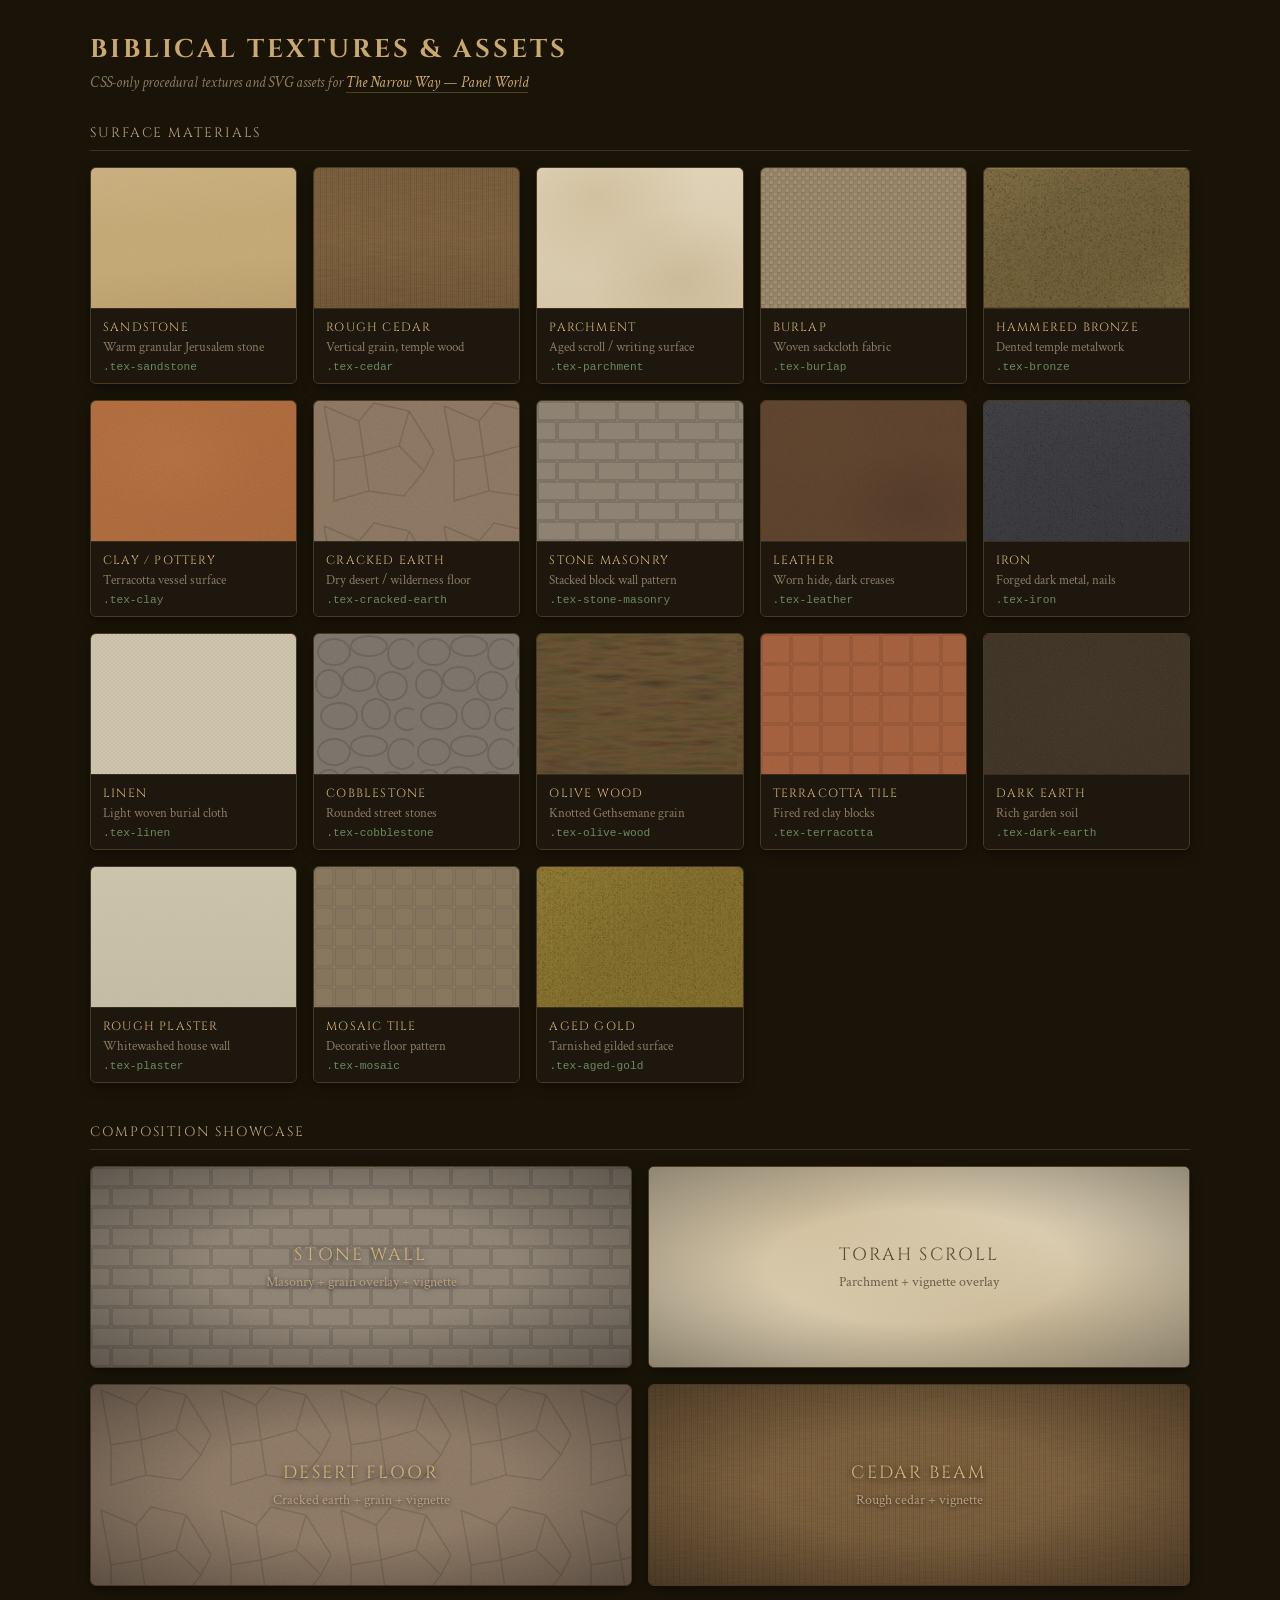
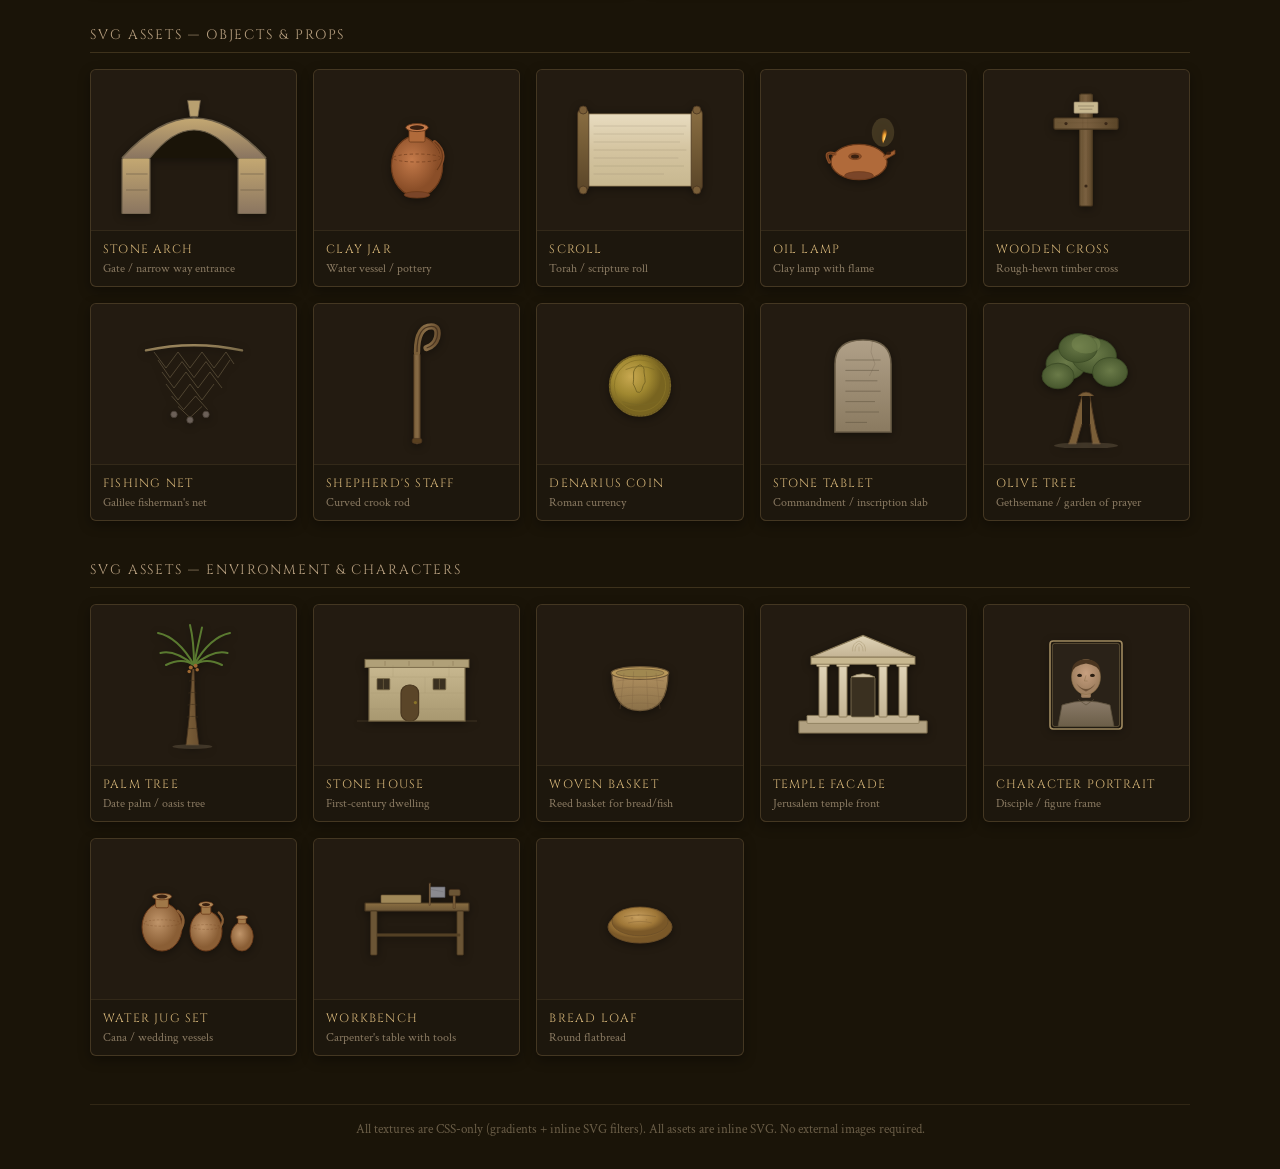
<file: textures.html>
<!DOCTYPE html>
<html lang="en">
<head>
  <meta charset="UTF-8" />
  <title>Biblical Textures — Asset Gallery</title>
  <link rel="stylesheet" href="textures.css" />
  <style>
    @import url('https://fonts.googleapis.com/css2?family=Cinzel:wght@400;600;700&family=Crimson+Text:ital,wght@0,400;0,600;1,400&display=swap');

    *, *::before, *::after { box-sizing: border-box; }

    body {
      margin: 0;
      font-family: 'Crimson Text', Georgia, serif;
      background: #1a1408;
      color: #e0d4c0;
      min-height: 100vh;
      padding: 32px 24px;
    }

    .page-header {
      max-width: 1100px;
      margin: 0 auto 32px;
    }
    .page-header h1 {
      font-family: 'Cinzel', Georgia, serif;
      font-size: 1.6rem;
      color: #c9a96e;
      letter-spacing: 0.12em;
      text-transform: uppercase;
      margin: 0 0 6px;
    }
    .page-header p {
      color: #8a7a62;
      font-size: 0.95rem;
      margin: 0;
      font-style: italic;
    }
    .page-header a {
      color: #c9a96e;
      text-decoration: none;
      border-bottom: 1px solid rgba(201,169,110,0.3);
    }
    .page-header a:hover { border-bottom-color: #c9a96e; }

    /* ── Section ── */
    .section {
      max-width: 1100px;
      margin: 0 auto 40px;
    }
    .section-title {
      font-family: 'Cinzel', Georgia, serif;
      font-size: 0.85rem;
      color: #b8a080;
      letter-spacing: 0.14em;
      text-transform: uppercase;
      margin: 0 0 16px;
      padding-bottom: 8px;
      border-bottom: 1px solid rgba(166,138,90,0.25);
    }

    /* ── Grid ── */
    .grid {
      display: grid;
      grid-template-columns: repeat(auto-fill, minmax(200px, 1fr));
      gap: 16px;
    }

    /* ── Texture card ── */
    .tex-card {
      position: relative;
      border-radius: 6px;
      overflow: hidden;
      border: 1px solid rgba(140,115,75,0.4);
      box-shadow: 0 4px 12px rgba(0,0,0,0.4);
      transition: transform 0.2s ease, box-shadow 0.2s ease;
    }
    .tex-card:hover {
      transform: translateY(-3px);
      box-shadow: 0 8px 24px rgba(0,0,0,0.5);
    }

    .tex-swatch {
      height: 140px;
      position: relative;
    }

    .tex-info {
      background: rgba(30, 24, 15, 0.95);
      padding: 10px 12px;
      border-top: 1px solid rgba(140,115,75,0.25);
    }
    .tex-name {
      font-family: 'Cinzel', Georgia, serif;
      font-size: 0.75rem;
      color: #d4b478;
      letter-spacing: 0.1em;
      text-transform: uppercase;
      margin: 0 0 4px;
    }
    .tex-desc {
      font-size: 0.8rem;
      color: #8a7a62;
      margin: 0;
      line-height: 1.4;
    }
    .tex-class {
      font-family: 'Courier New', monospace;
      font-size: 0.7rem;
      color: #6b8a5e;
      margin-top: 4px;
      display: block;
    }

    /* ── Large showcase panels ── */
    .showcase {
      display: grid;
      grid-template-columns: 1fr 1fr;
      gap: 16px;
      margin-top: 16px;
    }
    .showcase-panel {
      position: relative;
      border-radius: 6px;
      overflow: hidden;
      border: 1px solid rgba(140,115,75,0.4);
      box-shadow: 0 4px 12px rgba(0,0,0,0.4);
    }
    .showcase-swatch {
      height: 200px;
      position: relative;
      display: flex;
      align-items: center;
      justify-content: center;
    }

    /* ── SVG Asset previews ── */
    .asset-grid {
      display: grid;
      grid-template-columns: repeat(auto-fill, minmax(180px, 1fr));
      gap: 16px;
    }
    .asset-card {
      background: rgba(30, 24, 15, 0.9);
      border: 1px solid rgba(140,115,75,0.35);
      border-radius: 6px;
      overflow: hidden;
      box-shadow: 0 4px 12px rgba(0,0,0,0.35);
      transition: transform 0.2s ease;
    }
    .asset-card:hover { transform: translateY(-2px); }
    .asset-preview {
      height: 160px;
      display: flex;
      align-items: center;
      justify-content: center;
      background: rgba(42, 33, 22, 0.5);
      padding: 16px;
    }
    .asset-preview svg {
      max-width: 100%;
      max-height: 100%;
      filter: drop-shadow(0 2px 4px rgba(0,0,0,0.4));
    }
    .asset-info {
      padding: 10px 12px;
      border-top: 1px solid rgba(140,115,75,0.2);
    }
    .asset-name {
      font-family: 'Cinzel', Georgia, serif;
      font-size: 0.75rem;
      color: #d4b478;
      letter-spacing: 0.1em;
      text-transform: uppercase;
      margin: 0 0 3px;
    }
    .asset-desc {
      font-size: 0.78rem;
      color: #8a7a62;
      margin: 0;
    }

    /* ── Footer ── */
    .footer {
      max-width: 1100px;
      margin: 48px auto 0;
      padding-top: 16px;
      border-top: 1px solid rgba(140,115,75,0.2);
      font-size: 0.8rem;
      color: #6b5e48;
      text-align: center;
    }
  </style>
</head>
<body>

<div class="page-header">
  <h1>Biblical Textures &amp; Assets</h1>
  <p>CSS-only procedural textures and SVG assets for <a href="index.html">The Narrow Way — Panel World</a></p>
</div>

<!-- ═══════════════════════════════════════════
     TEXTURES — Surface Materials
     ═══════════════════════════════════════════ -->

<div class="section">
  <div class="section-title">Surface Materials</div>
  <div class="grid" id="texture-grid"></div>
</div>

<!-- ═══════════════════════════════════════════
     SHOWCASE — Large Composition Panels
     ═══════════════════════════════════════════ -->

<div class="section">
  <div class="section-title">Composition Showcase</div>
  <div class="showcase">
    <div class="showcase-panel">
      <div class="showcase-swatch tex-stone-masonry tex-overlay-grain tex-overlay-vignette" style="position:relative;">
        <div style="text-align:center;z-index:1;padding:20px;">
          <div style="font-family:'Cinzel',serif;font-size:1.1rem;color:#d4b478;letter-spacing:0.12em;text-transform:uppercase;text-shadow:0 2px 6px rgba(0,0,0,0.8);">Stone Wall</div>
          <div style="font-size:0.85rem;color:#b8a080;margin-top:6px;text-shadow:0 1px 4px rgba(0,0,0,0.7);">Masonry + grain overlay + vignette</div>
        </div>
      </div>
    </div>
    <div class="showcase-panel">
      <div class="showcase-swatch tex-parchment tex-overlay-vignette" style="position:relative;">
        <div style="text-align:center;z-index:1;padding:20px;">
          <div style="font-family:'Cinzel',serif;font-size:1.1rem;color:#5a4832;letter-spacing:0.12em;text-transform:uppercase;">Torah Scroll</div>
          <div style="font-size:0.85rem;color:#6b5e48;margin-top:6px;">Parchment + vignette overlay</div>
        </div>
      </div>
    </div>
    <div class="showcase-panel">
      <div class="showcase-swatch tex-cracked-earth tex-overlay-grain tex-overlay-vignette" style="position:relative;">
        <div style="text-align:center;z-index:1;padding:20px;">
          <div style="font-family:'Cinzel',serif;font-size:1.1rem;color:#d4b478;letter-spacing:0.12em;text-transform:uppercase;text-shadow:0 2px 6px rgba(0,0,0,0.8);">Desert Floor</div>
          <div style="font-size:0.85rem;color:#b8a080;margin-top:6px;text-shadow:0 1px 4px rgba(0,0,0,0.7);">Cracked earth + grain + vignette</div>
        </div>
      </div>
    </div>
    <div class="showcase-panel">
      <div class="showcase-swatch tex-cedar tex-overlay-vignette" style="position:relative;">
        <div style="text-align:center;z-index:1;padding:20px;">
          <div style="font-family:'Cinzel',serif;font-size:1.1rem;color:#d4b478;letter-spacing:0.12em;text-transform:uppercase;text-shadow:0 2px 6px rgba(0,0,0,0.8);">Cedar Beam</div>
          <div style="font-size:0.85rem;color:#b8a080;margin-top:6px;text-shadow:0 1px 4px rgba(0,0,0,0.7);">Rough cedar + vignette</div>
        </div>
      </div>
    </div>
  </div>
</div>

<!-- ═══════════════════════════════════════════
     SVG ASSETS — Inline vector objects
     ═══════════════════════════════════════════ -->

<div class="section">
  <div class="section-title">SVG Assets — Objects &amp; Props</div>
  <div class="asset-grid" id="asset-grid"></div>
</div>

<div class="section">
  <div class="section-title">SVG Assets — Environment &amp; Characters</div>
  <div class="asset-grid" id="env-grid"></div>
</div>

<div class="footer">
  All textures are CSS-only (gradients + inline SVG filters). All assets are inline SVG. No external images required.
</div>

<script>
  // ── Texture definitions ──
  const textures = [
    { cls: "tex-sandstone",     name: "Sandstone",       desc: "Warm granular Jerusalem stone" },
    { cls: "tex-cedar",         name: "Rough Cedar",     desc: "Vertical grain, temple wood" },
    { cls: "tex-parchment",     name: "Parchment",       desc: "Aged scroll / writing surface" },
    { cls: "tex-burlap",        name: "Burlap",          desc: "Woven sackcloth fabric" },
    { cls: "tex-bronze",        name: "Hammered Bronze",     desc: "Dented temple metalwork" },
    { cls: "tex-clay",          name: "Clay / Pottery",  desc: "Terracotta vessel surface" },
    { cls: "tex-cracked-earth", name: "Cracked Earth",   desc: "Dry desert / wilderness floor" },
    { cls: "tex-stone-masonry", name: "Stone Masonry",   desc: "Stacked block wall pattern" },
    { cls: "tex-leather",       name: "Leather",         desc: "Worn hide, dark creases" },
    { cls: "tex-iron",          name: "Iron",            desc: "Forged dark metal, nails" },
    { cls: "tex-linen",         name: "Linen",           desc: "Light woven burial cloth" },
    { cls: "tex-cobblestone",   name: "Cobblestone",     desc: "Rounded street stones" },
    { cls: "tex-olive-wood",    name: "Olive Wood",      desc: "Knotted Gethsemane grain" },
    { cls: "tex-terracotta",    name: "Terracotta Tile", desc: "Fired red clay blocks" },
    { cls: "tex-dark-earth",    name: "Dark Earth",      desc: "Rich garden soil" },
    { cls: "tex-plaster",       name: "Rough Plaster",   desc: "Whitewashed house wall" },
    { cls: "tex-mosaic",        name: "Mosaic Tile",     desc: "Decorative floor pattern" },
    { cls: "tex-aged-gold",     name: "Aged Gold",       desc: "Tarnished gilded surface" }
  ];

  const grid = document.getElementById("texture-grid");
  textures.forEach(t => {
    grid.innerHTML += `
      <div class="tex-card">
        <div class="tex-swatch ${t.cls}"></div>
        <div class="tex-info">
          <div class="tex-name">${t.name}</div>
          <div class="tex-desc">${t.desc}</div>
          <span class="tex-class">.${t.cls}</span>
        </div>
      </div>
    `;
  });

  // ── SVG Asset definitions ──
  const assets = [
    {
      name: "Stone Arch",
      desc: "Gate / narrow way entrance",
      svg: `<svg viewBox="0 0 200 160" width="160" height="128">
        <defs>
          <linearGradient id="stoneG" x1="0" y1="0" x2="0" y2="1">
            <stop offset="0%" stop-color="#c4a872"/>
            <stop offset="100%" stop-color="#8a7560"/>
          </linearGradient>
        </defs>
        <rect x="10" y="90" width="35" height="70" rx="2" fill="url(#stoneG)" stroke="#6b5e48" stroke-width="1.5"/>
        <rect x="155" y="90" width="35" height="70" rx="2" fill="url(#stoneG)" stroke="#6b5e48" stroke-width="1.5"/>
        <path d="M10 90 Q100 -10 190 90" fill="url(#stoneG)" stroke="#6b5e48" stroke-width="2"/>
        <path d="M45 90 Q100 20 155 90" fill="#1a1408" stroke="#6b5e48" stroke-width="1.5"/>
        <!-- keystone -->
        <path d="M92 18 L108 18 L105 38 L95 38 Z" fill="#b8a070" stroke="#6b5e48" stroke-width="1"/>
        <!-- block lines -->
        <line x1="15" y1="110" x2="42" y2="110" stroke="#6b5e48" stroke-width="0.8"/>
        <line x1="15" y1="130" x2="42" y2="130" stroke="#6b5e48" stroke-width="0.8"/>
        <line x1="158" y1="110" x2="187" y2="110" stroke="#6b5e48" stroke-width="0.8"/>
        <line x1="158" y1="130" x2="187" y2="130" stroke="#6b5e48" stroke-width="0.8"/>
      </svg>`
    },
    {
      name: "Clay Jar",
      desc: "Water vessel / pottery",
      svg: `<svg viewBox="0 0 100 140" width="80" height="112">
        <defs>
          <radialGradient id="clayG" cx="40%" cy="40%">
            <stop offset="0%" stop-color="#c47a4a"/>
            <stop offset="100%" stop-color="#8a4e28"/>
          </radialGradient>
        </defs>
        <!-- body -->
        <ellipse cx="50" cy="90" rx="32" ry="38" fill="url(#clayG)" stroke="#6b3a1a" stroke-width="1.5"/>
        <!-- neck -->
        <rect x="40" y="42" width="20" height="18" rx="2" fill="#b06a3a" stroke="#6b3a1a" stroke-width="1"/>
        <!-- rim -->
        <ellipse cx="50" cy="42" rx="14" ry="5" fill="#c47a4a" stroke="#6b3a1a" stroke-width="1.2"/>
        <!-- opening -->
        <ellipse cx="50" cy="42" rx="9" ry="3" fill="#3a2010"/>
        <!-- handle -->
        <path d="M72 60 Q90 75 75 95" fill="none" stroke="#8a4e28" stroke-width="5" stroke-linecap="round"/>
        <path d="M72 60 Q90 75 75 95" fill="none" stroke="#6b3a1a" stroke-width="1.5"/>
        <!-- band decoration -->
        <ellipse cx="50" cy="80" rx="30" ry="5" fill="none" stroke="#6b3a1a" stroke-width="0.8" stroke-dasharray="4,3"/>
        <!-- base -->
        <ellipse cx="50" cy="126" rx="16" ry="4" fill="#7a4528" stroke="#6b3a1a" stroke-width="1"/>
      </svg>`
    },
    {
      name: "Scroll",
      desc: "Torah / scripture roll",
      svg: `<svg viewBox="0 0 200 120" width="160" height="96">
        <defs>
          <linearGradient id="parchG" x1="0" y1="0" x2="0" y2="1">
            <stop offset="0%" stop-color="#e8dcc0"/>
            <stop offset="50%" stop-color="#d4c4a0"/>
            <stop offset="100%" stop-color="#c8b890"/>
          </linearGradient>
          <linearGradient id="rodG" x1="0" y1="0" x2="0" y2="1">
            <stop offset="0%" stop-color="#8a6e42"/>
            <stop offset="100%" stop-color="#5a4528"/>
          </linearGradient>
        </defs>
        <!-- parchment body -->
        <rect x="30" y="15" width="140" height="90" rx="2" fill="url(#parchG)" stroke="#a08a60" stroke-width="1"/>
        <!-- text lines -->
        <g stroke="#8a7a62" stroke-width="0.6" opacity="0.5">
          <line x1="42" y1="30" x2="158" y2="30"/>
          <line x1="42" y1="40" x2="155" y2="40"/>
          <line x1="42" y1="50" x2="150" y2="50"/>
          <line x1="42" y1="60" x2="158" y2="60"/>
          <line x1="42" y1="70" x2="148" y2="70"/>
          <line x1="42" y1="80" x2="155" y2="80"/>
          <line x1="42" y1="90" x2="130" y2="90"/>
        </g>
        <!-- left rod -->
        <rect x="22" y="8" width="14" height="104" rx="7" fill="url(#rodG)" stroke="#4a3520" stroke-width="1"/>
        <circle cx="29" cy="10" r="5" fill="#7a5e38" stroke="#4a3520" stroke-width="1"/>
        <circle cx="29" cy="110" r="5" fill="#7a5e38" stroke="#4a3520" stroke-width="1"/>
        <!-- right rod -->
        <rect x="164" y="8" width="14" height="104" rx="7" fill="url(#rodG)" stroke="#4a3520" stroke-width="1"/>
        <circle cx="171" cy="10" r="5" fill="#7a5e38" stroke="#4a3520" stroke-width="1"/>
        <circle cx="171" cy="110" r="5" fill="#7a5e38" stroke="#4a3520" stroke-width="1"/>
      </svg>`
    },
    {
      name: "Oil Lamp",
      desc: "Clay lamp with flame",
      svg: `<svg viewBox="0 0 120 100" width="96" height="80">
        <defs>
          <radialGradient id="flameG" cx="50%" cy="80%">
            <stop offset="0%" stop-color="#ffe080"/>
            <stop offset="50%" stop-color="#f0a030"/>
            <stop offset="100%" stop-color="#c06010" stop-opacity="0"/>
          </radialGradient>
        </defs>
        <!-- flame glow -->
        <ellipse cx="85" cy="28" rx="14" ry="18" fill="#ffe080" opacity="0.15"/>
        <!-- flame -->
        <path d="M85 42 Q80 30 85 15 Q88 25 92 18 Q90 32 85 42Z" fill="url(#flameG)"/>
        <!-- lamp body -->
        <ellipse cx="55" cy="65" rx="35" ry="22" fill="#b06a3a" stroke="#6b3a1a" stroke-width="1.5"/>
        <!-- spout -->
        <path d="M85 58 L100 50 L100 55 L88 62" fill="#a05e30" stroke="#6b3a1a" stroke-width="1"/>
        <!-- wick hole -->
        <ellipse cx="92" cy="54" rx="3" ry="2" fill="#3a2010"/>
        <!-- fill hole -->
        <ellipse cx="50" cy="58" rx="8" ry="4" fill="#8a4e28" stroke="#6b3a1a" stroke-width="0.8"/>
        <ellipse cx="50" cy="58" rx="5" ry="2.5" fill="#3a2010"/>
        <!-- handle -->
        <path d="M25 55 Q10 50 18 65" fill="none" stroke="#8a4e28" stroke-width="4" stroke-linecap="round"/>
        <path d="M25 55 Q10 50 18 65" fill="none" stroke="#6b3a1a" stroke-width="1.2"/>
        <!-- base -->
        <ellipse cx="55" cy="82" rx="18" ry="5" fill="#7a4528" stroke="#6b3a1a" stroke-width="0.8"/>
      </svg>`
    },
    {
      name: "Wooden Cross",
      desc: "Rough-hewn timber cross",
      svg: `<svg viewBox="0 0 100 150" width="80" height="120">
        <defs>
          <linearGradient id="woodCG" x1="0" y1="0" x2="1" y2="0">
            <stop offset="0%" stop-color="#6b5535"/>
            <stop offset="50%" stop-color="#7a6040"/>
            <stop offset="100%" stop-color="#5a4528"/>
          </linearGradient>
        </defs>
        <!-- vertical beam -->
        <rect x="42" y="5" width="16" height="140" rx="2" fill="url(#woodCG)" stroke="#4a3820" stroke-width="1.5"/>
        <!-- horizontal beam -->
        <rect x="10" y="35" width="80" height="14" rx="2" fill="url(#woodCG)" stroke="#4a3820" stroke-width="1.5"/>
        <!-- wood grain -->
        <line x1="46" y1="8" x2="46" y2="142" stroke="#5a4528" stroke-width="0.5" opacity="0.4"/>
        <line x1="52" y1="8" x2="52" y2="142" stroke="#5a4528" stroke-width="0.5" opacity="0.3"/>
        <line x1="14" y1="41" x2="86" y2="41" stroke="#5a4528" stroke-width="0.5" opacity="0.4"/>
        <!-- nail marks -->
        <circle cx="25" cy="42" r="2" fill="#3a2818"/>
        <circle cx="75" cy="42" r="2" fill="#3a2818"/>
        <circle cx="50" cy="120" r="2" fill="#3a2818"/>
        <!-- sign -->
        <rect x="35" y="15" width="30" height="14" rx="1" fill="#c8b890" stroke="#8a7a60" stroke-width="0.8"/>
        <line x1="40" y1="20" x2="60" y2="20" stroke="#6b5e48" stroke-width="0.6"/>
        <line x1="42" y1="24" x2="58" y2="24" stroke="#6b5e48" stroke-width="0.6"/>
      </svg>`
    },
    {
      name: "Fishing Net",
      desc: "Galilee fisherman's net",
      svg: `<svg viewBox="0 0 140 100" width="112" height="80">
        <defs>
          <linearGradient id="netRopeG" x1="0" y1="0" x2="1" y2="1">
            <stop offset="0%" stop-color="#a08a60"/>
            <stop offset="100%" stop-color="#7a6a48"/>
          </linearGradient>
        </defs>
        <!-- net mesh -->
        <g stroke="#8a7a5a" stroke-width="0.8" fill="none" opacity="0.7">
          <path d="M20 10 L35 30 L50 10 L65 30 L80 10 L95 30 L110 10 L120 25"/>
          <path d="M25 20 L40 42 L55 22 L70 42 L85 22 L100 42 L115 20"/>
          <path d="M30 35 L45 55 L60 35 L75 55 L90 35 L105 55"/>
          <path d="M35 50 L50 70 L65 50 L80 70 L95 50"/>
          <path d="M42 65 L57 82 L72 65 L87 82"/>
          <path d="M50 78 L65 92 L80 78"/>
        </g>
        <!-- top rope -->
        <path d="M10 8 Q70 -5 130 8" fill="none" stroke="url(#netRopeG)" stroke-width="3" stroke-linecap="round"/>
        <!-- weights -->
        <circle cx="45" cy="88" r="4" fill="#6b6058" stroke="#4a4038" stroke-width="1"/>
        <circle cx="65" cy="95" r="4" fill="#6b6058" stroke="#4a4038" stroke-width="1"/>
        <circle cx="85" cy="88" r="4" fill="#6b6058" stroke="#4a4038" stroke-width="1"/>
      </svg>`
    },
    {
      name: "Shepherd's Staff",
      desc: "Curved crook rod",
      svg: `<svg viewBox="0 0 60 160" width="48" height="128">
        <defs>
          <linearGradient id="staffG" x1="0" y1="0" x2="1" y2="0">
            <stop offset="0%" stop-color="#7a5e38"/>
            <stop offset="50%" stop-color="#8a6e48"/>
            <stop offset="100%" stop-color="#6b5030"/>
          </linearGradient>
        </defs>
        <!-- shaft -->
        <rect x="26" y="40" width="8" height="115" rx="4" fill="url(#staffG)" stroke="#4a3520" stroke-width="1"/>
        <!-- crook -->
        <path d="M30 40 Q30 8 48 8 Q58 8 55 22 Q52 32 42 35" fill="none" stroke="url(#staffG)" stroke-width="8" stroke-linecap="round"/>
        <path d="M30 40 Q30 8 48 8 Q58 8 55 22 Q52 32 42 35" fill="none" stroke="#4a3520" stroke-width="1.5"/>
        <!-- wood grain -->
        <line x1="29" y1="50" x2="29" y2="150" stroke="#5a4528" stroke-width="0.4" opacity="0.4"/>
        <!-- tip -->
        <rect x="24" y="148" width="12" height="6" rx="2" fill="#5a4020" stroke="#4a3520" stroke-width="0.8"/>
      </svg>`
    },
    {
      name: "Denarius Coin",
      desc: "Roman currency",
      svg: `<svg viewBox="0 0 100 100" width="80" height="80">
        <defs>
          <radialGradient id="coinG" cx="35%" cy="35%">
            <stop offset="0%" stop-color="#c8a850"/>
            <stop offset="60%" stop-color="#a08830"/>
            <stop offset="100%" stop-color="#786420"/>
          </radialGradient>
        </defs>
        <!-- coin body -->
        <circle cx="50" cy="52" r="38" fill="url(#coinG)" stroke="#6b5820" stroke-width="2"/>
        <!-- inner ring -->
        <circle cx="50" cy="52" r="32" fill="none" stroke="#8a7428" stroke-width="1"/>
        <!-- profile (simplified) -->
        <path d="M42 35 Q44 28 50 26 Q56 28 55 35 L56 42 Q58 48 54 52 L52 58 Q50 62 46 60 L44 55 Q40 50 42 44 Z" fill="none" stroke="#7a6825" stroke-width="1.2"/>
        <!-- text suggestion -->
        <path d="M28 72 Q50 80 72 72" fill="none" stroke="#7a6825" stroke-width="0.8"/>
        <path d="M32 32 Q50 24 68 32" fill="none" stroke="#7a6825" stroke-width="0.8"/>
        <!-- edge -->
        <circle cx="50" cy="52" r="38" fill="none" stroke="#9a8838" stroke-width="0.5" stroke-dasharray="2,2"/>
      </svg>`
    },
    {
      name: "Stone Tablet",
      desc: "Commandment / inscription slab",
      svg: `<svg viewBox="0 0 100 130" width="80" height="104">
        <defs>
          <linearGradient id="tabletG" x1="0" y1="0" x2="0" y2="1">
            <stop offset="0%" stop-color="#b0a088"/>
            <stop offset="100%" stop-color="#8a7a60"/>
          </linearGradient>
        </defs>
        <!-- tablet shape (rounded top) -->
        <path d="M15 40 Q15 10 50 10 Q85 10 85 40 L85 125 L15 125 Z" fill="url(#tabletG)" stroke="#6b5e48" stroke-width="2"/>
        <!-- carved text lines -->
        <g stroke="#5a4e3a" stroke-width="1" opacity="0.6">
          <line x1="28" y1="35" x2="72" y2="35"/>
          <line x1="28" y1="48" x2="70" y2="48"/>
          <line x1="28" y1="61" x2="68" y2="61"/>
          <line x1="28" y1="74" x2="72" y2="74"/>
          <line x1="28" y1="87" x2="65" y2="87"/>
          <line x1="28" y1="100" x2="70" y2="100"/>
          <line x1="28" y1="113" x2="55" y2="113"/>
        </g>
        <!-- crack -->
        <path d="M62 10 L60 25 L65 40 L58 55" fill="none" stroke="#5a4e3a" stroke-width="0.6" opacity="0.4"/>
      </svg>`
    },
    {
      name: "Olive Tree",
      desc: "Gethsemane / garden of prayer",
      svg: `<svg viewBox="0 0 140 160" width="112" height="128">
        <defs>
          <radialGradient id="foliageG" cx="50%" cy="45%">
            <stop offset="0%" stop-color="#6a7a48"/>
            <stop offset="100%" stop-color="#4a5a30"/>
          </radialGradient>
        </defs>
        <!-- trunk -->
        <path d="M65 95 Q60 110 55 130 Q52 145 48 155 L58 155 Q62 140 65 130" fill="#7a5e38" stroke="#4a3520" stroke-width="1.2"/>
        <path d="M75 95 Q78 115 82 135 Q85 148 88 155 L78 155 Q76 140 75 130" fill="#7a5e38" stroke="#4a3520" stroke-width="1.2"/>
        <!-- trunk connector -->
        <path d="M60 95 Q70 85 80 95" fill="#7a5e38" stroke="#4a3520" stroke-width="1"/>
        <!-- canopy clusters -->
        <ellipse cx="45" cy="55" rx="25" ry="20" fill="url(#foliageG)" stroke="#3a4a25" stroke-width="1"/>
        <ellipse cx="80" cy="45" rx="28" ry="22" fill="url(#foliageG)" stroke="#3a4a25" stroke-width="1"/>
        <ellipse cx="100" cy="65" rx="22" ry="18" fill="url(#foliageG)" stroke="#3a4a25" stroke-width="1"/>
        <ellipse cx="60" cy="35" rx="24" ry="18" fill="url(#foliageG)" stroke="#3a4a25" stroke-width="1"/>
        <ellipse cx="35" cy="70" rx="20" ry="16" fill="url(#foliageG)" stroke="#3a4a25" stroke-width="1"/>
        <!-- highlight leaves -->
        <ellipse cx="70" cy="30" rx="18" ry="12" fill="#7a8a52" opacity="0.5"/>
        <!-- ground -->
        <ellipse cx="70" cy="157" rx="40" ry="4" fill="#8a7a60" opacity="0.3"/>
      </svg>`
    },
    {
      name: "Palm Tree",
      desc: "Date palm / oasis tree",
      svg: `<svg viewBox="0 0 100 160" width="80" height="128">
        <defs>
          <linearGradient id="palmTrunkG" x1="0" y1="0" x2="1" y2="0">
            <stop offset="0%" stop-color="#7a5e38"/>
            <stop offset="100%" stop-color="#6b5030"/>
          </linearGradient>
        </defs>
        <!-- trunk -->
        <path d="M48 60 Q46 90 44 120 Q42 140 40 155 L56 155 Q54 140 52 120 Q51 90 50 60" fill="url(#palmTrunkG)" stroke="#4a3520" stroke-width="1"/>
        <!-- trunk rings -->
        <g stroke="#5a4528" stroke-width="0.8" opacity="0.5">
          <path d="M44 75 Q49 73 52 75"/><path d="M43 90 Q49 88 53 90"/>
          <path d="M42 105 Q49 103 54 105"/><path d="M41 120 Q49 118 55 120"/>
          <path d="M41 135 Q49 133 55 135"/>
        </g>
        <!-- fronds -->
        <g fill="none" stroke="#5a7a30" stroke-width="2.5" stroke-linecap="round">
          <path d="M50 55 Q30 20 5 15"/>
          <path d="M50 55 Q25 35 8 40"/>
          <path d="M50 55 Q70 20 95 15"/>
          <path d="M50 55 Q75 35 92 40"/>
          <path d="M50 55 Q50 25 45 5"/>
          <path d="M50 55 Q55 30 60 8"/>
          <path d="M50 55 Q35 45 15 55"/>
          <path d="M50 55 Q65 45 85 55"/>
        </g>
        <!-- dates cluster -->
        <g fill="#a06830">
          <circle cx="46" cy="58" r="2.5"/><circle cx="52" cy="56" r="2.5"/>
          <circle cx="44" cy="63" r="2.2"/><circle cx="54" cy="61" r="2.2"/>
        </g>
        <ellipse cx="48" cy="157" rx="25" ry="3" fill="#8a7a60" opacity="0.3"/>
      </svg>`
    },
    {
      name: "Stone House",
      desc: "First-century dwelling",
      svg: `<svg viewBox="0 0 160 120" width="128" height="96">
        <defs>
          <linearGradient id="houseWallG" x1="0" y1="0" x2="0" y2="1">
            <stop offset="0%" stop-color="#c8b890"/>
            <stop offset="100%" stop-color="#a89870"/>
          </linearGradient>
        </defs>
        <!-- main wall -->
        <rect x="20" y="35" width="120" height="70" fill="url(#houseWallG)" stroke="#7a6a48" stroke-width="1.5"/>
        <!-- flat roof with parapet -->
        <rect x="15" y="28" width="130" height="10" fill="#b0a078" stroke="#7a6a48" stroke-width="1.2"/>
        <!-- roof beams showing -->
        <g stroke="#6b5535" stroke-width="1" opacity="0.4">
          <line x1="40" y1="30" x2="40" y2="36"/><line x1="70" y1="30" x2="70" y2="36"/>
          <line x1="100" y1="30" x2="100" y2="36"/><line x1="125" y1="30" x2="125" y2="36"/>
        </g>
        <!-- door -->
        <rect x="60" y="60" width="22" height="45" rx="10" fill="#5a4528" stroke="#4a3820" stroke-width="1.5"/>
        <circle cx="78" cy="82" r="2" fill="#8a7428"/>
        <!-- windows -->
        <rect x="30" y="52" width="16" height="14" rx="1" fill="#3a3020" stroke="#7a6a48" stroke-width="1"/>
        <line x1="38" y1="52" x2="38" y2="66" stroke="#7a6a48" stroke-width="0.8"/>
        <rect x="100" y="52" width="16" height="14" rx="1" fill="#3a3020" stroke="#7a6a48" stroke-width="1"/>
        <line x1="108" y1="52" x2="108" y2="66" stroke="#7a6a48" stroke-width="0.8"/>
        <!-- masonry lines -->
        <g stroke="#8a7a58" stroke-width="0.5" opacity="0.35">
          <line x1="22" y1="50" x2="140" y2="50"/>
          <line x1="22" y1="70" x2="58" y2="70"/><line x1="84" y1="70" x2="140" y2="70"/>
          <line x1="22" y1="90" x2="58" y2="90"/><line x1="84" y1="90" x2="140" y2="90"/>
          <line x1="50" y1="35" x2="50" y2="50"/><line x1="90" y1="50" x2="90" y2="70"/>
          <line x1="120" y1="35" x2="120" y2="50"/>
        </g>
        <!-- ground -->
        <line x1="5" y1="105" x2="155" y2="105" stroke="#7a6a48" stroke-width="1" opacity="0.4"/>
      </svg>`
    },
    {
      name: "Woven Basket",
      desc: "Reed basket for bread/fish",
      svg: `<svg viewBox="0 0 100 80" width="80" height="64">
        <defs>
          <linearGradient id="basketG" x1="0" y1="0" x2="0" y2="1">
            <stop offset="0%" stop-color="#b09060"/>
            <stop offset="100%" stop-color="#8a7048"/>
          </linearGradient>
        </defs>
        <!-- basket body -->
        <path d="M15 25 Q15 72 50 72 Q85 72 85 25" fill="url(#basketG)" stroke="#6b5535" stroke-width="1.5"/>
        <!-- rim -->
        <ellipse cx="50" cy="25" rx="36" ry="8" fill="#b8985a" stroke="#6b5535" stroke-width="1.5"/>
        <ellipse cx="50" cy="25" rx="30" ry="5" fill="#a08850" stroke="#6b5535" stroke-width="0.8"/>
        <!-- weave pattern -->
        <g stroke="#7a6040" stroke-width="0.7" fill="none" opacity="0.5">
          <path d="M20 35 Q50 30 80 35"/><path d="M18 45 Q50 40 82 45"/>
          <path d="M20 55 Q50 50 80 55"/><path d="M25 65 Q50 60 75 65"/>
          <line x1="30" y1="25" x2="25" y2="70"/><line x1="42" y1="23" x2="40" y2="72"/>
          <line x1="58" y1="23" x2="60" y2="72"/><line x1="70" y1="25" x2="75" y2="70"/>
        </g>
      </svg>`
    },
    {
      name: "Temple Facade",
      desc: "Jerusalem temple front",
      svg: `<svg viewBox="0 0 180 140" width="144" height="112">
        <defs>
          <linearGradient id="templeG" x1="0" y1="0" x2="0" y2="1">
            <stop offset="0%" stop-color="#e0d4b8"/>
            <stop offset="100%" stop-color="#c4b494"/>
          </linearGradient>
        </defs>
        <!-- base platform -->
        <rect x="10" y="115" width="160" height="15" rx="1" fill="#b0a080" stroke="#8a7a58" stroke-width="1.5"/>
        <rect x="20" y="108" width="140" height="10" rx="1" fill="#c4b494" stroke="#8a7a58" stroke-width="1"/>
        <!-- columns -->
        <g fill="url(#templeG)" stroke="#8a7a58" stroke-width="1.2">
          <rect x="35" y="45" width="10" height="65" rx="1"/>
          <rect x="60" y="45" width="10" height="65" rx="1"/>
          <rect x="110" y="45" width="10" height="65" rx="1"/>
          <rect x="135" y="45" width="10" height="65" rx="1"/>
        </g>
        <!-- column capitals -->
        <g fill="#d4c4a0" stroke="#8a7a58" stroke-width="0.8">
          <rect x="32" y="42" width="16" height="5" rx="1"/>
          <rect x="57" y="42" width="16" height="5" rx="1"/>
          <rect x="107" y="42" width="16" height="5" rx="1"/>
          <rect x="132" y="42" width="16" height="5" rx="1"/>
        </g>
        <!-- architrave -->
        <rect x="25" y="35" width="130" height="9" fill="#c8b890" stroke="#8a7a58" stroke-width="1.2"/>
        <!-- pediment (triangle) -->
        <path d="M25 35 L90 8 L155 35 Z" fill="url(#templeG)" stroke="#8a7a58" stroke-width="1.5"/>
        <!-- inner entrance -->
        <rect x="75" y="60" width="30" height="50" rx="2" fill="#3a3020" stroke="#8a7a58" stroke-width="1"/>
        <path d="M75 60 Q90 52 105 60" fill="url(#templeG)" stroke="#8a7a58" stroke-width="1"/>
        <!-- menorah suggestion in pediment -->
        <g stroke="#a09068" stroke-width="1" fill="none" opacity="0.5">
          <path d="M85 28 L85 22 M80 28 Q80 20 85 18 M90 28 Q90 20 85 18 M77 28 Q76 18 85 15 M93 28 Q94 18 85 15"/>
        </g>
      </svg>`
    },
    {
      name: "Character Portrait",
      desc: "Disciple / figure frame",
      svg: `<svg viewBox="0 0 100 120" width="80" height="96">
        <defs>
          <radialGradient id="skinG" cx="50%" cy="40%">
            <stop offset="0%" stop-color="#c8a080"/>
            <stop offset="100%" stop-color="#a08060"/>
          </radialGradient>
          <linearGradient id="robeG" x1="0" y1="0" x2="0" y2="1">
            <stop offset="0%" stop-color="#8a7a68"/>
            <stop offset="100%" stop-color="#6b5e48"/>
          </linearGradient>
        </defs>
        <!-- frame border -->
        <rect x="5" y="5" width="90" height="110" rx="4" fill="none" stroke="#a08a60" stroke-width="2"/>
        <rect x="8" y="8" width="84" height="104" rx="3" fill="#2a2218" stroke="#7a6a48" stroke-width="0.8"/>
        <!-- shoulders / robe -->
        <path d="M20 85 Q50 75 80 85 L85 112 L15 112 Z" fill="url(#robeG)" stroke="#5a4e3a" stroke-width="1"/>
        <!-- neck -->
        <rect x="44" y="62" width="12" height="14" rx="2" fill="url(#skinG)"/>
        <!-- head -->
        <ellipse cx="50" cy="50" rx="18" ry="22" fill="url(#skinG)" stroke="#8a6e48" stroke-width="0.8"/>
        <!-- hair -->
        <path d="M32 45 Q32 28 50 28 Q68 28 68 45 Q65 35 50 33 Q35 35 32 45" fill="#4a3520"/>
        <!-- beard -->
        <path d="M38 58 Q50 72 62 58 Q58 65 50 68 Q42 65 38 58" fill="#5a4028" opacity="0.7"/>
        <!-- eyes -->
        <ellipse cx="42" cy="48" rx="3" ry="2" fill="#2a1e12"/>
        <ellipse cx="58" cy="48" rx="3" ry="2" fill="#2a1e12"/>
        <!-- nose -->
        <path d="M50 48 L48 55 L52 55" fill="none" stroke="#8a6e48" stroke-width="0.6"/>
        <!-- robe neckline -->
        <path d="M40 78 L50 85 L60 78" fill="none" stroke="#5a4e3a" stroke-width="0.8"/>
      </svg>`
    },
    {
      name: "Water Jug Set",
      desc: "Cana / wedding vessels",
      svg: `<svg viewBox="0 0 160 100" width="128" height="80">
        <defs>
          <radialGradient id="jugG" cx="40%" cy="40%">
            <stop offset="0%" stop-color="#c0956a"/>
            <stop offset="100%" stop-color="#8a5e35"/>
          </radialGradient>
        </defs>
        <!-- large jug -->
        <ellipse cx="40" cy="60" rx="25" ry="30" fill="url(#jugG)" stroke="#6b3a1a" stroke-width="1.2"/>
        <rect x="32" y="22" width="16" height="14" rx="2" fill="#a07848" stroke="#6b3a1a" stroke-width="1"/>
        <ellipse cx="40" cy="22" rx="12" ry="4" fill="#b08858" stroke="#6b3a1a" stroke-width="1"/>
        <ellipse cx="40" cy="22" rx="7" ry="2.5" fill="#3a2010"/>
        <!-- medium jug -->
        <ellipse cx="95" cy="65" rx="20" ry="25" fill="url(#jugG)" stroke="#6b3a1a" stroke-width="1.2"/>
        <rect x="89" y="32" width="12" height="12" rx="2" fill="#a07848" stroke="#6b3a1a" stroke-width="1"/>
        <ellipse cx="95" cy="32" rx="9" ry="3.5" fill="#b08858" stroke="#6b3a1a" stroke-width="0.8"/>
        <ellipse cx="95" cy="32" rx="5" ry="2" fill="#3a2010"/>
        <!-- small jug -->
        <ellipse cx="140" cy="72" rx="14" ry="18" fill="url(#jugG)" stroke="#6b3a1a" stroke-width="1"/>
        <rect x="135" y="48" width="10" height="8" rx="1.5" fill="#a07848" stroke="#6b3a1a" stroke-width="0.8"/>
        <ellipse cx="140" cy="48" rx="7" ry="2.5" fill="#b08858" stroke="#6b3a1a" stroke-width="0.8"/>
        <!-- handles -->
        <path d="M60 40 Q72 50 62 65" fill="none" stroke="#8a5e35" stroke-width="3.5" stroke-linecap="round"/>
        <path d="M111 42 Q120 50 113 60" fill="none" stroke="#8a5e35" stroke-width="3" stroke-linecap="round"/>
        <!-- decorative bands -->
        <ellipse cx="40" cy="55" rx="23" ry="4" fill="none" stroke="#6b3a1a" stroke-width="0.6" stroke-dasharray="3,2" opacity="0.5"/>
        <ellipse cx="95" cy="60" rx="18" ry="3" fill="none" stroke="#6b3a1a" stroke-width="0.6" stroke-dasharray="3,2" opacity="0.5"/>
      </svg>`
    },
    {
      name: "Workbench",
      desc: "Carpenter's table with tools",
      svg: `<svg viewBox="0 0 160 110" width="128" height="88">
        <defs>
          <linearGradient id="benchG" x1="0" y1="0" x2="0" y2="1">
            <stop offset="0%" stop-color="#8a6e42"/>
            <stop offset="100%" stop-color="#6b5535"/>
          </linearGradient>
        </defs>
        <!-- tabletop -->
        <rect x="15" y="35" width="130" height="10" rx="1" fill="url(#benchG)" stroke="#4a3820" stroke-width="1.5"/>
        <!-- legs -->
        <rect x="22" y="45" width="8" height="55" rx="1" fill="#6b5535" stroke="#4a3820" stroke-width="1"/>
        <rect x="130" y="45" width="8" height="55" rx="1" fill="#6b5535" stroke="#4a3820" stroke-width="1"/>
        <!-- cross brace -->
        <line x1="30" y1="75" x2="134" y2="75" stroke="#5a4528" stroke-width="4"/>
        <line x1="30" y1="75" x2="134" y2="75" stroke="#4a3820" stroke-width="1"/>
        <!-- plank on top -->
        <rect x="35" y="25" width="50" height="10" rx="1" fill="#a08858" stroke="#6b5535" stroke-width="0.8"/>
        <!-- saw -->
        <rect x="95" y="10" width="2" height="28" fill="#7a6040" stroke="#4a3520" stroke-width="0.5"/>
        <path d="M97 15 L115 15 L115 28 L97 28" fill="#8a8a90" stroke="#5a5a62" stroke-width="0.8"/>
        <line x1="97" y1="18" x2="113" y2="21" stroke="#6a6a72" stroke-width="0.5"/>
        <!-- mallet -->
        <rect x="125" y="22" width="3" height="20" rx="1" fill="#7a5e38" stroke="#4a3520" stroke-width="0.5"/>
        <rect x="120" y="18" width="14" height="8" rx="2" fill="#6b5535" stroke="#4a3520" stroke-width="0.8"/>
      </svg>`
    },
    {
      name: "Bread Loaf",
      desc: "Round flatbread",
      svg: `<svg viewBox="0 0 100 70" width="80" height="56">
        <defs>
          <radialGradient id="breadG" cx="45%" cy="35%">
            <stop offset="0%" stop-color="#c8a060"/>
            <stop offset="70%" stop-color="#a07838"/>
            <stop offset="100%" stop-color="#7a5828"/>
          </radialGradient>
        </defs>
        <!-- loaf -->
        <ellipse cx="50" cy="45" rx="40" ry="20" fill="url(#breadG)" stroke="#6b4e28" stroke-width="1.2"/>
        <!-- top dome -->
        <ellipse cx="50" cy="38" rx="35" ry="18" fill="url(#breadG)" stroke="#6b4e28" stroke-width="1"/>
        <!-- score marks -->
        <path d="M30 32 Q50 28 70 32" fill="none" stroke="#8a6838" stroke-width="0.8"/>
        <path d="M35 40 Q50 36 65 40" fill="none" stroke="#8a6838" stroke-width="0.6"/>
        <!-- crust spots -->
        <circle cx="40" cy="34" r="1.5" fill="#8a6838" opacity="0.3"/>
        <circle cx="58" cy="36" r="1" fill="#8a6838" opacity="0.3"/>
        <circle cx="48" cy="30" r="1.2" fill="#8a6838" opacity="0.25"/>
      </svg>`
    }
  ];

  // Split assets: first 10 are objects, rest are environment/characters
  const objectAssets = assets.slice(0, 10);
  const envAssets = assets.slice(10);

  const assetGrid = document.getElementById("asset-grid");
  objectAssets.forEach(a => {
    assetGrid.innerHTML += `
      <div class="asset-card">
        <div class="asset-preview">${a.svg}</div>
        <div class="asset-info">
          <div class="asset-name">${a.name}</div>
          <div class="asset-desc">${a.desc}</div>
        </div>
      </div>
    `;
  });

  const envGrid = document.getElementById("env-grid");
  envAssets.forEach(a => {
    envGrid.innerHTML += `
      <div class="asset-card">
        <div class="asset-preview">${a.svg}</div>
        <div class="asset-info">
          <div class="asset-name">${a.name}</div>
          <div class="asset-desc">${a.desc}</div>
        </div>
      </div>
    `;
  });
</script>

</body>
</html>
</file>
<file: textures.css>
/*
 * Biblical Textures — CSS-only procedural texture library
 * Materials: sandstone, rough cedar, parchment, burlap/linen,
 *            hammered bronze, clay/pottery, cracked earth,
 *            stone masonry, leather, iron
 *
 * Usage: apply as background to any element, e.g.:
 *   <div class="tex-sandstone">...</div>
 *
 * Each texture uses only CSS gradients and inline SVG data-URIs,
 * so no external image files are needed.
 */

/* ─────────────────────────────────────────────
   1. SANDSTONE — warm, granular, subtle cracks
   ───────────────────────────────────────────── */
.tex-sandstone {
  background-color: #c4a872;
  background-image:
    url("data:image/svg+xml,%3Csvg xmlns='http://www.w3.org/2000/svg' width='200' height='200'%3E%3Cfilter id='n'%3E%3CfeTurbulence type='fractalNoise' baseFrequency='0.8' numOctaves='4' stitchTiles='stitch'/%3E%3C/filter%3E%3Crect width='200' height='200' filter='url(%23n)' opacity='0.12'/%3E%3C/svg%3E"),
    linear-gradient(175deg, rgba(210,185,140,0.4) 0%, transparent 40%),
    linear-gradient(355deg, rgba(160,130,80,0.3) 0%, transparent 35%);
}

/* ─────────────────────────────────────────────
   2. ROUGH CEDAR — vertical grain lines
   ───────────────────────────────────────────── */
.tex-cedar {
  background-color: #7a5c38;
  background-image:
    url("data:image/svg+xml,%3Csvg xmlns='http://www.w3.org/2000/svg' width='6' height='120'%3E%3Crect x='0' y='0' width='1' height='120' fill='rgba(50,35,18,0.15)'/%3E%3Crect x='2' y='0' width='1' height='120' fill='rgba(100,75,45,0.1)'/%3E%3Crect x='4' y='0' width='1' height='120' fill='rgba(50,35,18,0.08)'/%3E%3C/svg%3E"),
    url("data:image/svg+xml,%3Csvg xmlns='http://www.w3.org/2000/svg' width='200' height='200'%3E%3Cfilter id='n'%3E%3CfeTurbulence type='fractalNoise' baseFrequency='0.04 0.8' numOctaves='3' stitchTiles='stitch'/%3E%3C/filter%3E%3Crect width='200' height='200' filter='url(%23n)' opacity='0.1'/%3E%3C/svg%3E"),
    linear-gradient(180deg, rgba(100,75,45,0.2) 0%, transparent 50%, rgba(60,42,22,0.2) 100%);
}

/* ─────────────────────────────────────────────
   3. PARCHMENT / SCROLL — aged paper, warm
   ───────────────────────────────────────────── */
.tex-parchment {
  background-color: #ddd0b5;
  background-image:
    url("data:image/svg+xml,%3Csvg xmlns='http://www.w3.org/2000/svg' width='200' height='200'%3E%3Cfilter id='n'%3E%3CfeTurbulence type='fractalNoise' baseFrequency='0.65' numOctaves='5' stitchTiles='stitch'/%3E%3C/filter%3E%3Crect width='200' height='200' filter='url(%23n)' opacity='0.06'/%3E%3C/svg%3E"),
    radial-gradient(ellipse at 30% 20%, rgba(180,155,110,0.3) 0%, transparent 50%),
    radial-gradient(ellipse at 70% 80%, rgba(165,140,95,0.25) 0%, transparent 45%),
    linear-gradient(to bottom, rgba(230,215,185,0.4), rgba(200,180,140,0.3));
  color: #3d3224;
}

/* ─────────────────────────────────────────────
   4. BURLAP / SACKCLOTH — woven grid pattern
   ───────────────────────────────────────────── */
.tex-burlap {
  background-color: #9e8b6e;
  background-image:
    url("data:image/svg+xml,%3Csvg xmlns='http://www.w3.org/2000/svg' width='8' height='8'%3E%3Crect x='0' y='0' width='4' height='4' fill='rgba(80,65,42,0.15)'/%3E%3Crect x='4' y='4' width='4' height='4' fill='rgba(80,65,42,0.15)'/%3E%3Crect x='0' y='0' width='1' height='8' fill='rgba(60,48,30,0.1)'/%3E%3Crect x='0' y='0' width='8' height='1' fill='rgba(60,48,30,0.1)'/%3E%3Crect x='4' y='0' width='1' height='8' fill='rgba(60,48,30,0.08)'/%3E%3Crect x='0' y='4' width='8' height='1' fill='rgba(60,48,30,0.08)'/%3E%3C/svg%3E"),
    url("data:image/svg+xml,%3Csvg xmlns='http://www.w3.org/2000/svg' width='200' height='200'%3E%3Cfilter id='n'%3E%3CfeTurbulence type='fractalNoise' baseFrequency='1.2' numOctaves='2' stitchTiles='stitch'/%3E%3C/filter%3E%3Crect width='200' height='200' filter='url(%23n)' opacity='0.08'/%3E%3C/svg%3E");
}

/* ─────────────────────────────────────────────
   5. HAMMERED BRONZE — metallic, dented
   ───────────────────────────────────────────── */
.tex-bronze {
  background-color: #7a6840;
  background-image:
    url("data:image/svg+xml,%3Csvg xmlns='http://www.w3.org/2000/svg' width='200' height='200'%3E%3Cfilter id='n'%3E%3CfeTurbulence type='turbulence' baseFrequency='0.35' numOctaves='4' stitchTiles='stitch'/%3E%3CfeComponentTransfer%3E%3CfeFuncR type='linear' slope='0.15'/%3E%3CfeFuncG type='linear' slope='0.12'/%3E%3CfeFuncB type='linear' slope='0.05'/%3E%3C/feComponentTransfer%3E%3C/filter%3E%3Crect width='200' height='200' filter='url(%23n)' opacity='0.6'/%3E%3C/svg%3E"),
    linear-gradient(145deg, rgba(180,155,90,0.25) 0%, transparent 30%, rgba(100,80,40,0.2) 70%, rgba(160,135,80,0.15) 100%);
  box-shadow: inset 0 1px 0 rgba(210,185,120,0.2), inset 0 -1px 0 rgba(40,30,15,0.3);
}

/* ─────────────────────────────────────────────
   6. CLAY / POTTERY — terracotta, warm red-orange
   ───────────────────────────────────────────── */
.tex-clay {
  background-color: #b06a3a;
  background-image:
    url("data:image/svg+xml,%3Csvg xmlns='http://www.w3.org/2000/svg' width='200' height='200'%3E%3Cfilter id='n'%3E%3CfeTurbulence type='fractalNoise' baseFrequency='0.5' numOctaves='4' stitchTiles='stitch'/%3E%3C/filter%3E%3Crect width='200' height='200' filter='url(%23n)' opacity='0.1'/%3E%3C/svg%3E"),
    radial-gradient(ellipse at 40% 40%, rgba(190,120,70,0.3) 0%, transparent 50%),
    linear-gradient(to bottom right, rgba(180,100,55,0.2), rgba(140,75,35,0.2));
}

/* ─────────────────────────────────────────────
   7. CRACKED EARTH — dry, fractured desert
   ───────────────────────────────────────────── */
.tex-cracked-earth {
  background-color: #8a7560;
  background-image:
    url("data:image/svg+xml,%3Csvg xmlns='http://www.w3.org/2000/svg' width='120' height='120' viewBox='0 0 120 120'%3E%3Cpath d='M10 5 L45 20 L60 2 M45 20 L50 55 L20 60 L10 5 M50 55 L85 45 L95 10 L60 2 M50 55 L55 90 L20 100 L20 60 M85 45 L110 70 L90 95 L55 90 L50 55 M110 70 L120 50 L95 10' fill='none' stroke='rgba(50,40,28,0.2)' stroke-width='1.5'/%3E%3C/svg%3E"),
    url("data:image/svg+xml,%3Csvg xmlns='http://www.w3.org/2000/svg' width='200' height='200'%3E%3Cfilter id='n'%3E%3CfeTurbulence type='fractalNoise' baseFrequency='0.4' numOctaves='3' stitchTiles='stitch'/%3E%3C/filter%3E%3Crect width='200' height='200' filter='url(%23n)' opacity='0.08'/%3E%3C/svg%3E");
}

/* ─────────────────────────────────────────────
   8. STONE MASONRY — stacked block pattern
   ───────────────────────────────────────────── */
.tex-stone-masonry {
  background-color: #8c8070;
  background-image:
    url("data:image/svg+xml,%3Csvg xmlns='http://www.w3.org/2000/svg' width='80' height='40'%3E%3Crect x='1' y='1' width='38' height='18' rx='1' fill='none' stroke='rgba(50,45,38,0.25)' stroke-width='1.5'/%3E%3Crect x='41' y='1' width='38' height='18' rx='1' fill='none' stroke='rgba(50,45,38,0.25)' stroke-width='1.5'/%3E%3Crect x='21' y='21' width='38' height='18' rx='1' fill='none' stroke='rgba(50,45,38,0.25)' stroke-width='1.5'/%3E%3Crect x='-19' y='21' width='38' height='18' rx='1' fill='none' stroke='rgba(50,45,38,0.25)' stroke-width='1.5'/%3E%3Crect x='61' y='21' width='38' height='18' rx='1' fill='none' stroke='rgba(50,45,38,0.25)' stroke-width='1.5'/%3E%3C/svg%3E"),
    url("data:image/svg+xml,%3Csvg xmlns='http://www.w3.org/2000/svg' width='200' height='200'%3E%3Cfilter id='n'%3E%3CfeTurbulence type='fractalNoise' baseFrequency='0.6' numOctaves='3' stitchTiles='stitch'/%3E%3C/filter%3E%3Crect width='200' height='200' filter='url(%23n)' opacity='0.08'/%3E%3C/svg%3E");
}

/* ─────────────────────────────────────────────
   9. LEATHER — dark, worn, subtle creases
   ───────────────────────────────────────────── */
.tex-leather {
  background-color: #5a3e28;
  background-image:
    url("data:image/svg+xml,%3Csvg xmlns='http://www.w3.org/2000/svg' width='200' height='200'%3E%3Cfilter id='n'%3E%3CfeTurbulence type='fractalNoise' baseFrequency='1.5' numOctaves='4' stitchTiles='stitch'/%3E%3C/filter%3E%3Crect width='200' height='200' filter='url(%23n)' opacity='0.07'/%3E%3C/svg%3E"),
    radial-gradient(ellipse at 25% 25%, rgba(100,70,45,0.25) 0%, transparent 50%),
    radial-gradient(ellipse at 75% 75%, rgba(60,40,25,0.3) 0%, transparent 40%);
  color: #d4c4a8;
}

/* ─────────────────────────────────────────────
   10. IRON / DARK METAL — forged, cold
   ───────────────────────────────────────────── */
.tex-iron {
  background-color: #3e3e42;
  background-image:
    url("data:image/svg+xml,%3Csvg xmlns='http://www.w3.org/2000/svg' width='200' height='200'%3E%3Cfilter id='n'%3E%3CfeTurbulence type='turbulence' baseFrequency='0.5' numOctaves='5' stitchTiles='stitch'/%3E%3CfeComponentTransfer%3E%3CfeFuncR type='linear' slope='0.08'/%3E%3CfeFuncG type='linear' slope='0.08'/%3E%3CfeFuncB type='linear' slope='0.1'/%3E%3C/feComponentTransfer%3E%3C/filter%3E%3Crect width='200' height='200' filter='url(%23n)' opacity='0.5'/%3E%3C/svg%3E"),
    linear-gradient(160deg, rgba(80,80,85,0.2) 0%, transparent 40%, rgba(30,30,35,0.15) 100%);
  color: #c8c8cc;
}

/* ─────────────────────────────────────────────
   11. LINEN — light woven fabric
   ───────────────────────────────────────────── */
.tex-linen {
  background-color: #cfc5ae;
  background-image:
    url("data:image/svg+xml,%3Csvg xmlns='http://www.w3.org/2000/svg' width='4' height='4'%3E%3Crect x='0' y='0' width='2' height='2' fill='rgba(160,145,115,0.12)'/%3E%3Crect x='2' y='2' width='2' height='2' fill='rgba(160,145,115,0.12)'/%3E%3C/svg%3E"),
    url("data:image/svg+xml,%3Csvg xmlns='http://www.w3.org/2000/svg' width='200' height='200'%3E%3Cfilter id='n'%3E%3CfeTurbulence type='fractalNoise' baseFrequency='2' numOctaves='2' stitchTiles='stitch'/%3E%3C/filter%3E%3Crect width='200' height='200' filter='url(%23n)' opacity='0.04'/%3E%3C/svg%3E");
  color: #3d3224;
}

/* ─────────────────────────────────────────────
   12. COBBLESTONE — rounded irregular stones
   ───────────────────────────────────────────── */
.tex-cobblestone {
  background-color: #7a7268;
  background-image:
    url("data:image/svg+xml,%3Csvg xmlns='http://www.w3.org/2000/svg' width='100' height='100' viewBox='0 0 100 100'%3E%3Cellipse cx='20' cy='18' rx='16' ry='13' fill='none' stroke='rgba(45,40,35,0.2)' stroke-width='2'/%3E%3Cellipse cx='55' cy='12' rx='18' ry='10' fill='none' stroke='rgba(45,40,35,0.2)' stroke-width='2'/%3E%3Cellipse cx='88' cy='20' rx='14' ry='15' fill='none' stroke='rgba(45,40,35,0.2)' stroke-width='2'/%3E%3Cellipse cx='15' cy='50' rx='13' ry='14' fill='none' stroke='rgba(45,40,35,0.2)' stroke-width='2'/%3E%3Cellipse cx='45' cy='45' rx='16' ry='12' fill='none' stroke='rgba(45,40,35,0.2)' stroke-width='2'/%3E%3Cellipse cx='78' cy='52' rx='15' ry='14' fill='none' stroke='rgba(45,40,35,0.2)' stroke-width='2'/%3E%3Cellipse cx='25' cy='82' rx='18' ry='13' fill='none' stroke='rgba(45,40,35,0.2)' stroke-width='2'/%3E%3Cellipse cx='62' cy='80' rx='14' ry='15' fill='none' stroke='rgba(45,40,35,0.2)' stroke-width='2'/%3E%3Cellipse cx='93' cy='85' rx='12' ry='11' fill='none' stroke='rgba(45,40,35,0.2)' stroke-width='2'/%3E%3C/svg%3E"),
    url("data:image/svg+xml,%3Csvg xmlns='http://www.w3.org/2000/svg' width='200' height='200'%3E%3Cfilter id='n'%3E%3CfeTurbulence type='fractalNoise' baseFrequency='0.5' numOctaves='3' stitchTiles='stitch'/%3E%3C/filter%3E%3Crect width='200' height='200' filter='url(%23n)' opacity='0.07'/%3E%3C/svg%3E");
}

/* ─────────────────────────────────────────────
   13. OLIVE WOOD — warm, knotted, swirled grain
   ───────────────────────────────────────────── */
.tex-olive-wood {
  background-color: #6b5535;
  background-image:
    url("data:image/svg+xml,%3Csvg xmlns='http://www.w3.org/2000/svg' width='200' height='200'%3E%3Cfilter id='n'%3E%3CfeTurbulence type='turbulence' baseFrequency='0.02 0.15' numOctaves='5' stitchTiles='stitch'/%3E%3CfeComponentTransfer%3E%3CfeFuncR type='linear' slope='0.12'/%3E%3CfeFuncG type='linear' slope='0.09'/%3E%3CfeFuncB type='linear' slope='0.04'/%3E%3C/feComponentTransfer%3E%3C/filter%3E%3Crect width='200' height='200' filter='url(%23n)' opacity='0.5'/%3E%3C/svg%3E"),
    linear-gradient(185deg, rgba(120,95,55,0.15) 0%, transparent 40%, rgba(80,60,30,0.1) 100%);
}

/* ─────────────────────────────────────────────
   14. TERRACOTTA TILE — fired red clay blocks
   ───────────────────────────────────────────── */
.tex-terracotta {
  background-color: #a35d3a;
  background-image:
    url("data:image/svg+xml,%3Csvg xmlns='http://www.w3.org/2000/svg' width='60' height='30'%3E%3Crect x='1' y='1' width='28' height='28' rx='1' fill='none' stroke='rgba(70,35,18,0.18)' stroke-width='1.5'/%3E%3Crect x='31' y='1' width='28' height='28' rx='1' fill='none' stroke='rgba(70,35,18,0.18)' stroke-width='1.5'/%3E%3C/svg%3E"),
    url("data:image/svg+xml,%3Csvg xmlns='http://www.w3.org/2000/svg' width='200' height='200'%3E%3Cfilter id='n'%3E%3CfeTurbulence type='fractalNoise' baseFrequency='0.7' numOctaves='3' stitchTiles='stitch'/%3E%3C/filter%3E%3Crect width='200' height='200' filter='url(%23n)' opacity='0.08'/%3E%3C/svg%3E");
}

/* ─────────────────────────────────────────────
   15. DARK EARTH — rich soil, deep brown
   ───────────────────────────────────────────── */
.tex-dark-earth {
  background-color: #3a2e20;
  background-image:
    url("data:image/svg+xml,%3Csvg xmlns='http://www.w3.org/2000/svg' width='200' height='200'%3E%3Cfilter id='n'%3E%3CfeTurbulence type='fractalNoise' baseFrequency='0.9' numOctaves='4' stitchTiles='stitch'/%3E%3C/filter%3E%3Crect width='200' height='200' filter='url(%23n)' opacity='0.1'/%3E%3C/svg%3E"),
    radial-gradient(ellipse at 50% 50%, rgba(70,55,35,0.2) 0%, transparent 60%);
  color: #c4b494;
}

/* ─────────────────────────────────────────────
   16. ROUGH PLASTER — whitewashed wall
   ───────────────────────────────────────────── */
.tex-plaster {
  background-color: #c8bfa8;
  background-image:
    url("data:image/svg+xml,%3Csvg xmlns='http://www.w3.org/2000/svg' width='200' height='200'%3E%3Cfilter id='n'%3E%3CfeTurbulence type='fractalNoise' baseFrequency='1.8' numOctaves='4' stitchTiles='stitch'/%3E%3C/filter%3E%3Crect width='200' height='200' filter='url(%23n)' opacity='0.05'/%3E%3C/svg%3E"),
    linear-gradient(to bottom, rgba(215,205,180,0.3), rgba(185,175,150,0.2));
  color: #3a3228;
}

/* ─────────────────────────────────────────────
   17. MOSAIC TILE — decorative carved pattern
   ───────────────────────────────────────────── */
.tex-mosaic {
  background-color: #8a7a62;
  background-image:
    url("data:image/svg+xml,%3Csvg xmlns='http://www.w3.org/2000/svg' width='40' height='40'%3E%3Crect x='1' y='1' width='18' height='18' rx='1' fill='rgba(120,105,75,0.15)' stroke='rgba(60,50,35,0.2)' stroke-width='1'/%3E%3Crect x='21' y='1' width='18' height='18' rx='1' fill='rgba(100,85,60,0.12)' stroke='rgba(60,50,35,0.2)' stroke-width='1'/%3E%3Crect x='1' y='21' width='18' height='18' rx='1' fill='rgba(100,85,60,0.12)' stroke='rgba(60,50,35,0.2)' stroke-width='1'/%3E%3Crect x='21' y='21' width='18' height='18' rx='1' fill='rgba(120,105,75,0.15)' stroke='rgba(60,50,35,0.2)' stroke-width='1'/%3E%3C/svg%3E");
}

/* ─────────────────────────────────────────────
   18. AGED GOLD — gilded, tarnished
   ───────────────────────────────────────────── */
.tex-aged-gold {
  background-color: #8a7430;
  background-image:
    url("data:image/svg+xml,%3Csvg xmlns='http://www.w3.org/2000/svg' width='200' height='200'%3E%3Cfilter id='n'%3E%3CfeTurbulence type='turbulence' baseFrequency='0.4' numOctaves='4' stitchTiles='stitch'/%3E%3CfeComponentTransfer%3E%3CfeFuncR type='linear' slope='0.18'/%3E%3CfeFuncG type='linear' slope='0.14'/%3E%3CfeFuncB type='linear' slope='0.03'/%3E%3C/feComponentTransfer%3E%3C/filter%3E%3Crect width='200' height='200' filter='url(%23n)' opacity='0.5'/%3E%3C/svg%3E"),
    linear-gradient(135deg, rgba(200,175,80,0.2) 0%, transparent 50%, rgba(140,115,40,0.15) 100%);
  color: #f0e8c8;
}

/* ─────────────────────────────────────────────
   Utility: texture overlay (composites on top)
   ───────────────────────────────────────────── */
.tex-overlay-grain::before {
  content: '';
  position: absolute;
  inset: 0;
  background-image: url("data:image/svg+xml,%3Csvg xmlns='http://www.w3.org/2000/svg' width='200' height='200'%3E%3Cfilter id='n'%3E%3CfeTurbulence type='fractalNoise' baseFrequency='1.5' numOctaves='3' stitchTiles='stitch'/%3E%3C/filter%3E%3Crect width='200' height='200' filter='url(%23n)' opacity='0.06'/%3E%3C/svg%3E");
  pointer-events: none;
  border-radius: inherit;
}

.tex-overlay-vignette::after {
  content: '';
  position: absolute;
  inset: 0;
  background: radial-gradient(ellipse at center, transparent 40%, rgba(0,0,0,0.35) 100%);
  pointer-events: none;
  border-radius: inherit;
}
</file>
